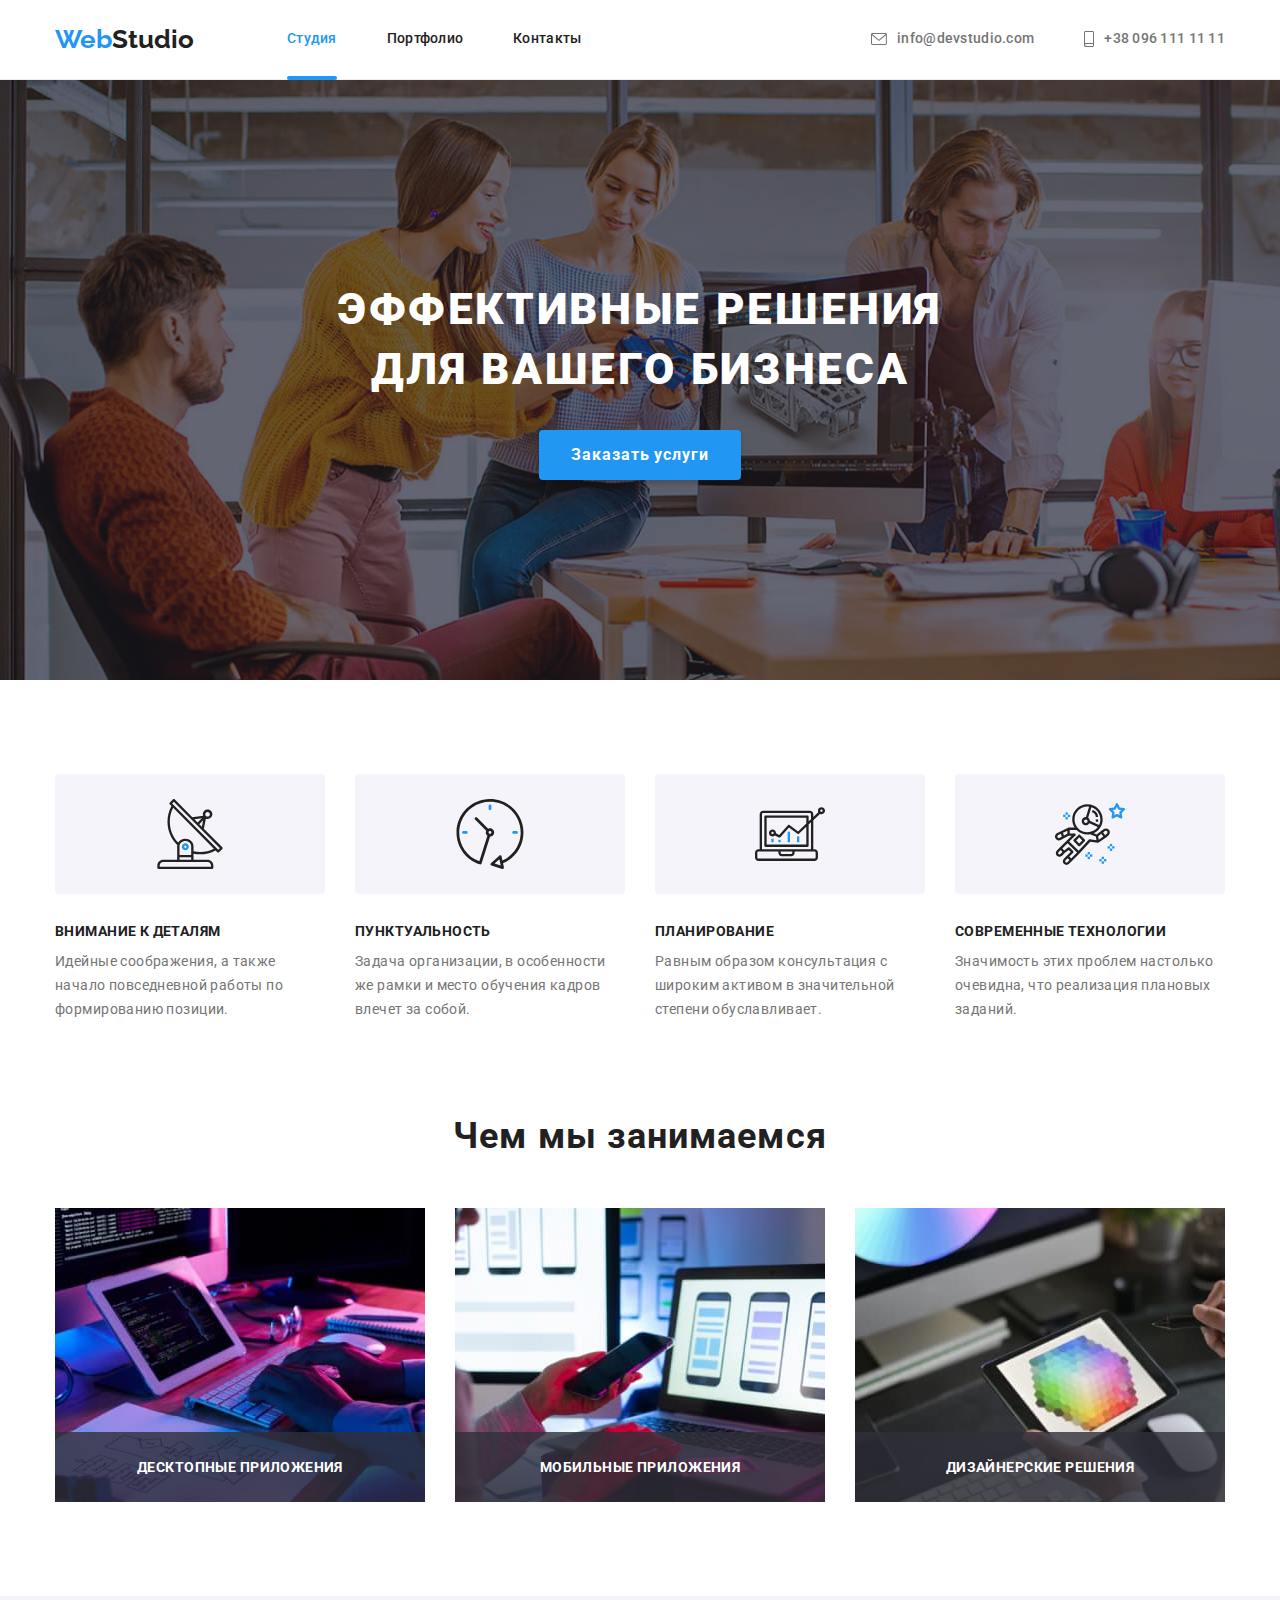
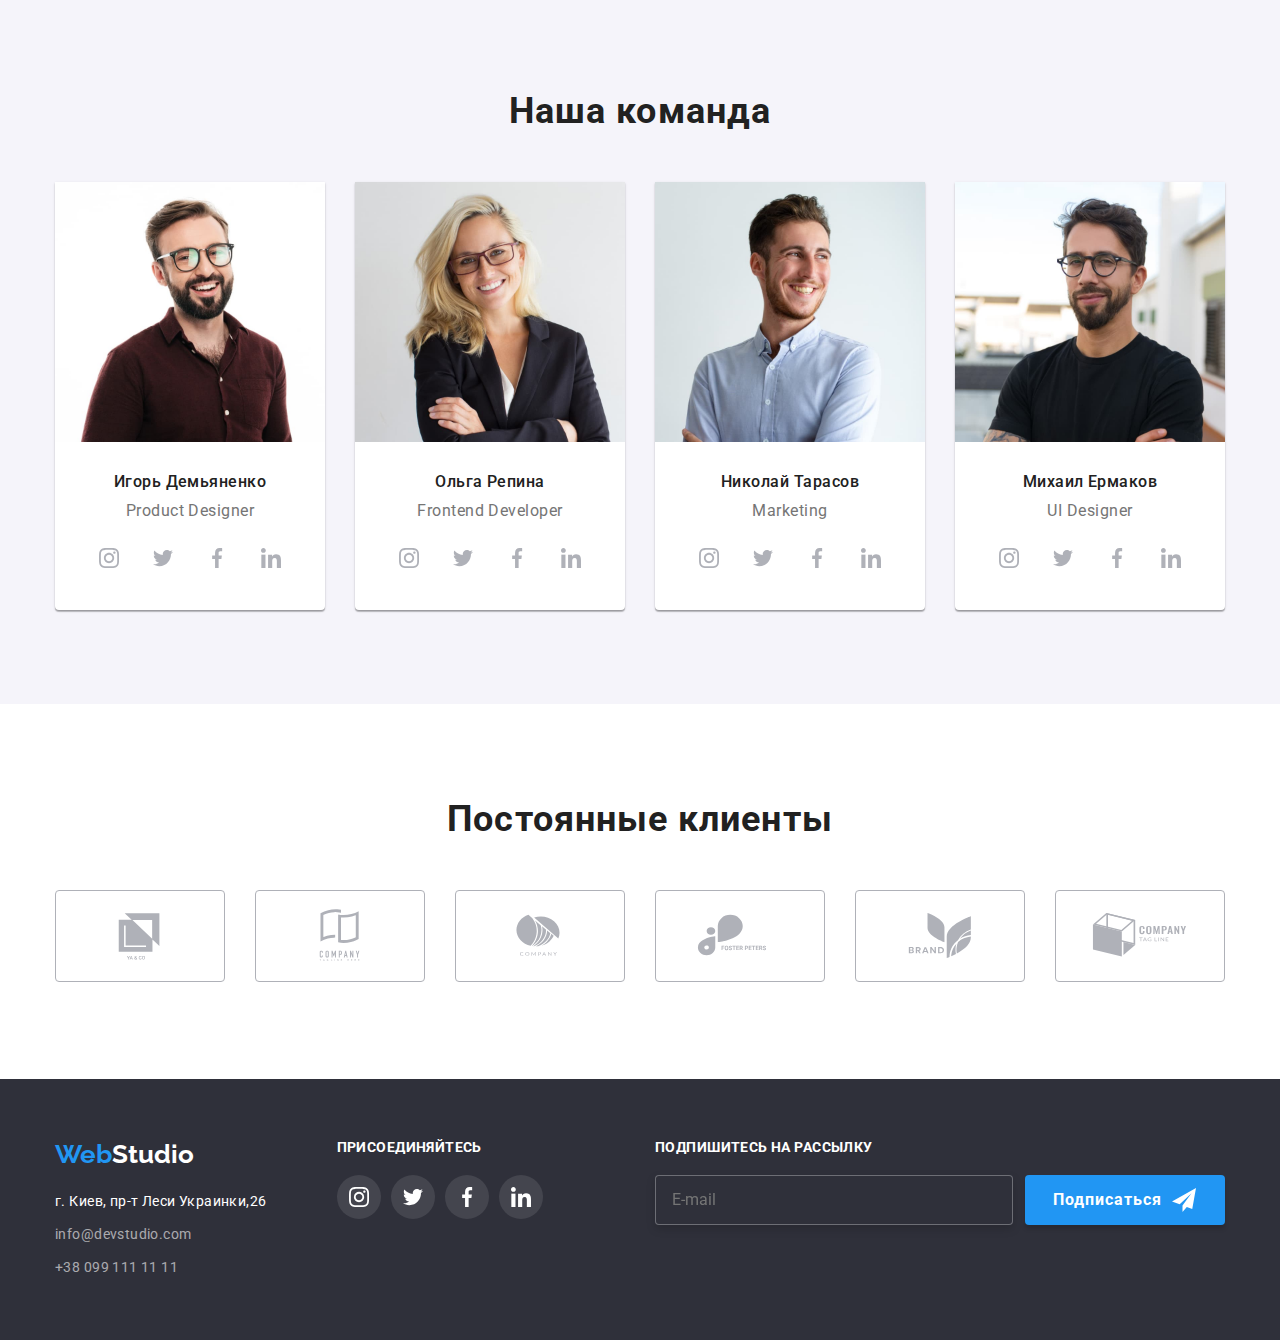
<file: index.html>
<!DOCTYPE html>
<html lang="ru">
<head>
    <meta charset="UTF-8">
    <meta http-equiv="X-UA-Compatible" content="IE=edge">
    <meta name="viewport" content="width=device-width, initial-scale=1.0">
    <title>Document</title>
    <link rel="preconnect" href="https://fonts.googleapis.com">
    <link rel="preconnect" href="https://fonts.gstatic.com" crossorigin>
    <link href="https://fonts.googleapis.com/css2?family=Raleway:wght@700&family=Roboto:wght@400;500;700;900&display=swap" rel="stylesheet">
    <link rel="stylesheet" href="https://cdn.jsdelivr.net/npm/modern-normalize@1.1.0/modern-normalize.min.css">
    <link rel="stylesheet" href="./css/styles.css" />
</head>
<body>
    <!-- Menu -->
    <header class="page-header">
        <div class="page-header-container container">
            <nav class="page-nav">
                <a class="logo logo-head link" href="index.html">Web<span class="logo-head-part2">Studio</span></a>
            
                <ul class="menu list">
                    <li class="menu-item">
                        <a class="menu-link link current" href="index.html">Студия</a>
                    </li>
                    <li class="menu-item">
                        <a class="menu-link link" href="portfolio.html">Портфолио</a>
                    </li>
                    <li class="menu-item">
                        <a class="menu-link link" href="">Контакты</a>
                    </li>
                </ul>
            </nav>
            <!-- Contacts -->
            <ul class="contacts-head list">
                <li class="contacts-item-head">
                    <a class="mail-link link" href="mailto:info@devstudio.com">
                        <svg class="mail-icon-head" width="16" height="12">
                            <use href="./images/sprite.svg#icon-envelope"></use>
                    </svg>info@devstudio.com</a>
                </li>
                <li class="contacts-item-head">
                    <a class="contact-phone-number link" href="tel:+380961111111">
                        <svg class="phone-icon-head" width="10" height="16">
                            <use href="./images/sprite.svg#icon-smartphone"></use>
                    </svg>+38 096 111 11 11</a>
                </li>
            </ul>
        </div>    
    </header>
    <main>
    <!-- Hero -->
        <section class="hero">
            <h1 class="hero-title">Эффективные решения <br> для вашего бизнеса</h1>
            <button class="service-btn"  type="button" data-modal-open>Заказать услуги</button>
        </section>
        <section class="section">
    <!-- Characteristic -->
    <div class="container">
        <ul class="characteristic list">
            <li class="characteristic-item">
                <div class="characteristic-item-icon-back">
                    <svg class="characteristic-item-icon" width="70" height="70">
                        <use href="./images/sprite.svg#icon-antenna"></use>
                </svg>
                </div>
                <h3 class="characteristic-title ">Внимание к деталям</h3>
                <p class="characteristic-subtitle ">Идейные соображения, а также начало повседневной работы по формированию позиции.</p>
            </li>
            <li class="characteristic-item">
                <div class="characteristic-item-icon-back">
                    <svg class="characteristic-item-icon" width="70" height="70">
                        <use href="./images/sprite.svg#icon-clock"></use>
                </svg>
                </div>
                <h3 class="characteristic-title ">Пунктуальность</h3>
                <p class="characteristic-subtitle ">Задача организации, в особенности же рамки и место обучения кадров влечет за собой.</p>
            </li>
            <li class="characteristic-item">
                <div class="characteristic-item-icon-back">
                    <svg class="characteristic-item-icon" width="70" height="70">
                            <use href="./images/sprite.svg#icon-diagram"></use>
                    </svg>
                </div>
                <h3 class="characteristic-title ">Планирование</h3>
                <p class="characteristic-subtitle ">Равным образом консультация с широким активом в значительной степени обуславливает.</p>
            </li>
            <li class="characteristic-item">
                <div class="characteristic-item-icon-back">
                    <svg class="characteristic-item-icon" width="70" height="70">
                        <use href="./images/sprite.svg#icon-astronaut"></use>
                </svg>
                </div>
                <h3 class="characteristic-title ">Современные технологии</h3>
                <p class="characteristic-subtitle ">Значимость этих проблем настолько очевидна, что реализация плановых заданий.</p>
            </li>
        </ul>
    </div>
        </section>
    <!-- Service -->
        <section class="service">
            <div class="container ">
            <h2 class="service-title">Чем мы занимаемся</h2>
            <ul class="list service-flex">
                <li>
                    <a class="service-link" href="">
                        <img src="./images/service/box1.jpg" alt="наши услуги" width="370" height="294" />
                        <p class="service-type">Десктопные приложения</p>
                    </a>
                </li>
                <li>
                    <a class="service-link" href="">
                        <img src="./images/service/box2.jpg" alt="наши услуги" width="370" height="294" />
                        <p class="service-type">Мобильные приложения</p>
                    </a>
                </li>
                <li>
                    <a class="service-link" href="">
                        <img src="./images/service/box3.jpg" alt="наши услуги" width="370" height="294" />
                        <p class="service-type">Дизайнерские решения</p>
                    </a>
                </li>
            </ul>
        </div>
        </section>
        <section class="team">
    <!-- Team -->
    <div class="container">
            <h2 class="team-title" >Наша команда</h2>
            <ul class="team-members list team-flex ">
                <li class="team-card">
                    <img src="./images/team/jpg/card1.jpg"
                    alt="team-member"
                    width="270"
                    height="260"/>
                    <div class="team-subtitle">
                    <h3 class="team-members-name">Игорь Демьяненко</h3>
                    <p class="team-members-position">Product Designer</p>
                    <ul class="social-list list">
                        <li class="social-list-item">
                        <a href=""class="social-list-link">
                            <svg class="socail-list-icon" width="20" height="20">
                            <use href="./images/sprite.svg#icon-instagram"></use>
                            </svg>
                        </a>
                        </li>
                        <li class="social-list-item">
                        <a href=""class="social-list-link">
                            <svg class="socail-list-icon" width="20" height="20">
                            <use href="./images/sprite.svg#icon-twitter"></use>
                            </svg>
                        </a>
                        </li>
                        <li class="social-list-item">
                        <a href="" class="social-list-link">
                            <svg class="socail-list-icon" width="20" height="20">
                            <use href="./images/sprite.svg#icon-facebook"></use>
                            </svg>
                        </a>
                        </li>
                        <li class="social-list-item">
                        <a href="" class="social-list-link">
                            <svg class="socail-list-icon" width="20" height="20">
                            <use href="./images/sprite.svg#icon-linkedin"></use>
                            </svg>
                        </a>
                        </li>
                    </ul>
                    </div>
                </li>
                <li class="team-card">
                    <img src="./images/team/jpg/card2.jpg" 
                    alt="team-member" 
                    width="270" 
                    height="260" />
                    <div class="team-subtitle">
                    <h3 class="team-members-name">Ольга Репина</h3>
                    <p class="team-members-position">Frontend Developer</p>
                    <ul class="social-list list">
                        <li class="social-list-item">
                        <a href=""class="social-list-link">
                            <svg class="socail-list-icon" width="20" height="20">
                            <use href="./images/sprite.svg#icon-instagram"></use>
                            </svg>
                        </a>
                        </li>
                        <li class="social-list-item">
                        <a href=""class="social-list-link">
                            <svg class="socail-list-icon" width="20" height="20">
                            <use href="./images/sprite.svg#icon-twitter"></use>
                            </svg>
                        </a>
                        </li>
                        <li class="social-list-item">
                        <a href="" class="social-list-link">
                            <svg class="socail-list-icon" width="20" height="20">
                            <use href="./images/sprite.svg#icon-facebook"></use>
                            </svg>
                        </a>
                        </li>
                        <li class="social-list-item">
                        <a href="" class="social-list-link">
                            <svg class="socail-list-icon" width="20" height="20">
                            <use href="./images/sprite.svg#icon-linkedin"></use>
                            </svg>
                        </a>
                        </li>
                    </ul>
                    </div>
                </li>
                <li class="team-card">
                    <img src="./images/team/jpg/card3.jpg" 
                    alt="team-member" 
                    width="270" 
                    height="260" />
                    <div class="team-subtitle">
                    <h3 class="team-members-name">Николай Тарасов</h3>
                    <p class="team-members-position">Marketing</p>
                    <ul class="social-list list">
                        <li class="social-list-item">
                        <a href=""class="social-list-link">
                            <svg class="socail-list-icon" width="20" height="20">
                            <use href="./images/sprite.svg#icon-instagram"></use>
                            </svg>
                        </a>
                        </li>
                        <li class="social-list-item">
                        <a href=""class="social-list-link">
                            <svg class="socail-list-icon" width="20" height="20">
                            <use href="./images/sprite.svg#icon-twitter"></use>
                            </svg>
                        </a>
                        </li>
                        <li class="social-list-item">
                        <a href="" class="social-list-link">
                            <svg class="socail-list-icon" width="20" height="20">
                            <use href="./images/sprite.svg#icon-facebook"></use>
                            </svg>
                        </a>
                        </li>
                        <li class="social-list-item">
                        <a href="" class="social-list-link">
                            <svg class="socail-list-icon" width="20" height="20">
                            <use href="./images/sprite.svg#icon-linkedin"></use>
                            </svg>
                        </a>
                        </li>
                    </ul>
                    </div>
                </li>
                <li class="team-card">
                    <img src="./images/team/jpg/card4.jpg" 
                    alt="team-member" 
                    width="270" 
                    height="260" />
                    <div class="team-subtitle">
                    <h3 class="team-members-name">Михаил Ермаков</h3>
                    <p class="team-members-position">UI Designer</p>
                    <ul class="social-list list">
                        <li class="social-list-item">
                        <a href=""class="social-list-link">
                            <svg class="socail-list-icon" width="20" height="20">
                            <use href="./images/sprite.svg#icon-instagram"></use>
                            </svg>
                        </a>
                        </li>
                        <li class="social-list-item">
                        <a href=""class="social-list-link">
                            <svg class="socail-list-icon" width="20" height="20">
                            <use href="./images/sprite.svg#icon-twitter"></use>
                            </svg>
                        </a>
                        </li>
                        <li class="social-list-item">
                        <a href="" class="social-list-link">
                            <svg class="socail-list-icon" width="20" height="20">
                            <use href="./images/sprite.svg#icon-facebook"></use>
                            </svg>
                        </a>
                        </li>
                        <li class="social-list-item">
                        <a href="" class="social-list-link">
                            <svg class="socail-list-icon" width="20" height="20">
                            <use href="./images/sprite.svg#icon-linkedin"></use>
                            </svg>
                        </a>
                        </li>
                    </ul>
                    </div>
                </li>
            </ul>
            </div>
        </section>
        <section class="stable-clients">
            <div class="container">
                <h2 class="clients-title" >Постоянные клиенты</h2>
                <ul class="client-list list">
                    <li class="client-item">
                        <a href="" class="client-link">
                            <svg class="client-logo" width="106" height="60">
                            <use href="./images/sprite.svg#icon-Logo1"></use>
                            </svg>
                        </a>
                    </li>
                    <li class="client-item">
                        <a href="" class="client-link">
                            <svg class="client-logo" width="106" height="60">
                            <use href="./images/sprite.svg#icon-Logo2"></use>
                            </svg>
                        </a>
                    </li>
                    <li class="client-item">
                        <a href="" class="client-link">
                            <svg class="client-logo" width="106" height="60">
                            <use href="./images/sprite.svg#icon-Logo3"></use>
                            </svg>
                        </a>
                    </li>
                    <li class="client-item">
                        <a href="" class="client-link">
                            <svg class="client-logo" width="106" height="60">
                            <use href="./images/sprite.svg#icon-Logo4"></use>
                            </svg>
                        </a>
                    </li>
                    <li class="client-item">
                        <a href="" class="client-link">
                            <svg class="client-logo" width="106" height="60">
                            <use href="./images/sprite.svg#icon-Logo5"></use>
                            </svg>
                        </a>
                    </li>
                    <li class="client-item">
                        <a href="" class="client-link">
                            <svg class="client-logo" width="106" height="60">
                            <use href="./images/sprite.svg#icon-Logo6"></use>
                            </svg>
                        </a>
                    </li>
                </ul>
            </div>
        </section>
        </main>
    <!-- Footer -->
        <footer class="footer">
            <section class="container social-contacts-footer">
            <div class="contacts-box">
                <a class="logo-foot link logo-block" href="index.html">Web<span class="logo-foot-part2">Studio</span></a>
        <address>
            <ul class="contacts list contacts-item-blox ">
                <li class="contacts-item-footer">
                <a class="location link" href="https://goo.gl/maps/mKvSLheYpMvcwbhQ6" target="_blank" rel="noopener noreferrer">
                г. Киев, пр-т Леси Украинки,26
                </a>
                </li>
                <li class="contacts-item-footer">
                <a class="mail-link-footer link" href="mailto:info@devstudio.com">info@devstudio.com</a>
            </li>
        <li class="contacts-item-foter contacts-item-phone">
        <a class="contact-phone-number-footer link" href="tel:+380991111111">+38 099 111 11 11</a>
        </li>
                </ul>
            </div>
            <div class="social-box">
                <h3 class="social-list-footer-title">Присоединяйтесь</h3>
                        <ul class="social-list-footer list">
                        <li class="social-list-item-footer">
                        <a href=""class="social-list-link-footer">
                            <svg class="socail-list-icon-footer" width="20" height="20">
                            <use href="./images/sprite.svg#icon-instagram"></use>
                            </svg>
                        </a>
                        </li>
                        <li class="social-list-item-footer">
                        <a href=""class="social-list-link-footer">
                            <svg class="socail-list-icon-footer" width="20" height="20">
                            <use href="./images/sprite.svg#icon-twitter"></use>
                            </svg>
                        </a>
                        </li>
                        <li class="social-list-item-footer">
                        <a href="" class="social-list-link-footer">
                            <svg class="socail-list-icon-footer" width="20" height="20">
                            <use href="./images/sprite.svg#icon-facebook"></use>
                            </svg>
                        </a>
                        </li>
                        <li class="social-list-item-footer">
                        <a href="" class="social-list-link-footer">
                            <svg class="socail-list-icon-footer" width="20" height="20">
                            <use href="./images/sprite.svg#icon-linkedin"></use>
                            </svg>
                        </a>
                        </li>
                    </ul>
            </div>
            <div class="subscribe">
                <form class="subscribe-form">
                    <h3 class="subscribe-form-title">Подпишитесь на рассылку</h3>
                <div class="subscribe-items">
                    <input type="email"
                    name="user_email"                    
                    class="subscribe-form-mail"
                    required
                    pattern="([A-z0-9_.-]{1,})@([A-z0-9_.-]{1,}).([A-z]{2,8})"
                    placeholder="E-mail"
                    />
                    <button type="submit" class="subscribe-form-submit-btn">Подписаться 
                        <svg class="subscribe-form-input-icon" width="24" height="24">
                            <use href="./images/sprite.svg#icon-send"></use>
                            </svg>
                    </button>
                </div>
            </form>
            </div>
        </section>
            </address>
        
    </footer>
    <div class="backdrop is-hidden" data-modal> 
        <div class="modal">
        <button type="button" class="modal-close-btn" data-modal-close>
            <svg class="modal-close-btn-icon" width="18" height="18">
            <use href="./images/sprite.svg#icon-close-black"></use>
            </svg>
        </button>
        <form class="modal-form">
            <h2 class="modal-form-title">Оставьте свои данные, мы вам перезвоним</h2>
            <label class="modal-form-field">
            <span class="modal-form-input-desc"> Имя </span>
            <span class="modal-form-input-wrapper">
                <input
                type="text"
                name="user_name"
                class="modal-form-input"
                required
                pattern="[a-zA-Zа-яА-Я]+"
                minlength="2"
                />
                <span class="modal-form-input-icon">
                    <svg class="modal-form-input-icon-solid" width="18" height="18">
                        <use href="./images/sprite.svg#icon-person"></use>
                        </svg>
                </span>
            </span>
            </label>
            <label class="modal-form-field">
            <span class="modal-form-input-desc"> Телефон </span>
            <span class="modal-form-input-wrapper">
                <input
                type="tel"
                name="user_phone"
                class="modal-form-input"
                required
                pattern="[0-9]{3}-[0-9]{3}-[0-9]{2}-[0-9]{2}"
                title="xxx-xxx-xx-xx"
                />
                <span class="modal-form-input-icon">
                    <svg class="modal-form-input-icon-solid" width="18" height="18">
                        <use href="./images/sprite.svg#icon-phone"></use>
                        </svg>
                </span>
            </label>
            <label class="modal-form-field">
            <span class="modal-form-input-desc"> Почта </span>
            <span class="modal-form-input-wrapper">
                <input
                type="email"
                name="user_email"
                class="modal-form-input"
                required
                pattern="([A-z0-9_.-]{1,})@([A-z0-9_.-]{1,}).([A-z]{2,8})"
                />
            <span class="modal-form-input-icon">
                    <svg class="modal-form-input-icon-solid" width="18" height="18">
                        <use href="./images/sprite.svg#icon-email"></use>
                        </svg>
                </span>
                
            </label>
            <label class="modal-form-field">
            <span class="modal-form-input-desc"> Сообщение </span>
            <textarea
                name="user_message"
                class="modal-form-message"
                placeholder="Введите текст"
            ></textarea>
            </label>
            <input
            id="user-policy"
            type="checkbox"
            name="user_policy"
            class="modal-form-check visually-hidden"
            />
            <label for="user-policy" class="modal-form-check-desc">
            Соглашаюсь с рассылкой и принимаю&nbsp;<a class="modal-form-check-link" href="">Условия договора </a>
            </label>
            <button type="submit" class="modal-form-submit">Отправить</button>
        </form>
        </div>
    </div>

    <script src="./js/modal.js"></script>
    </body>
</html>
</file>
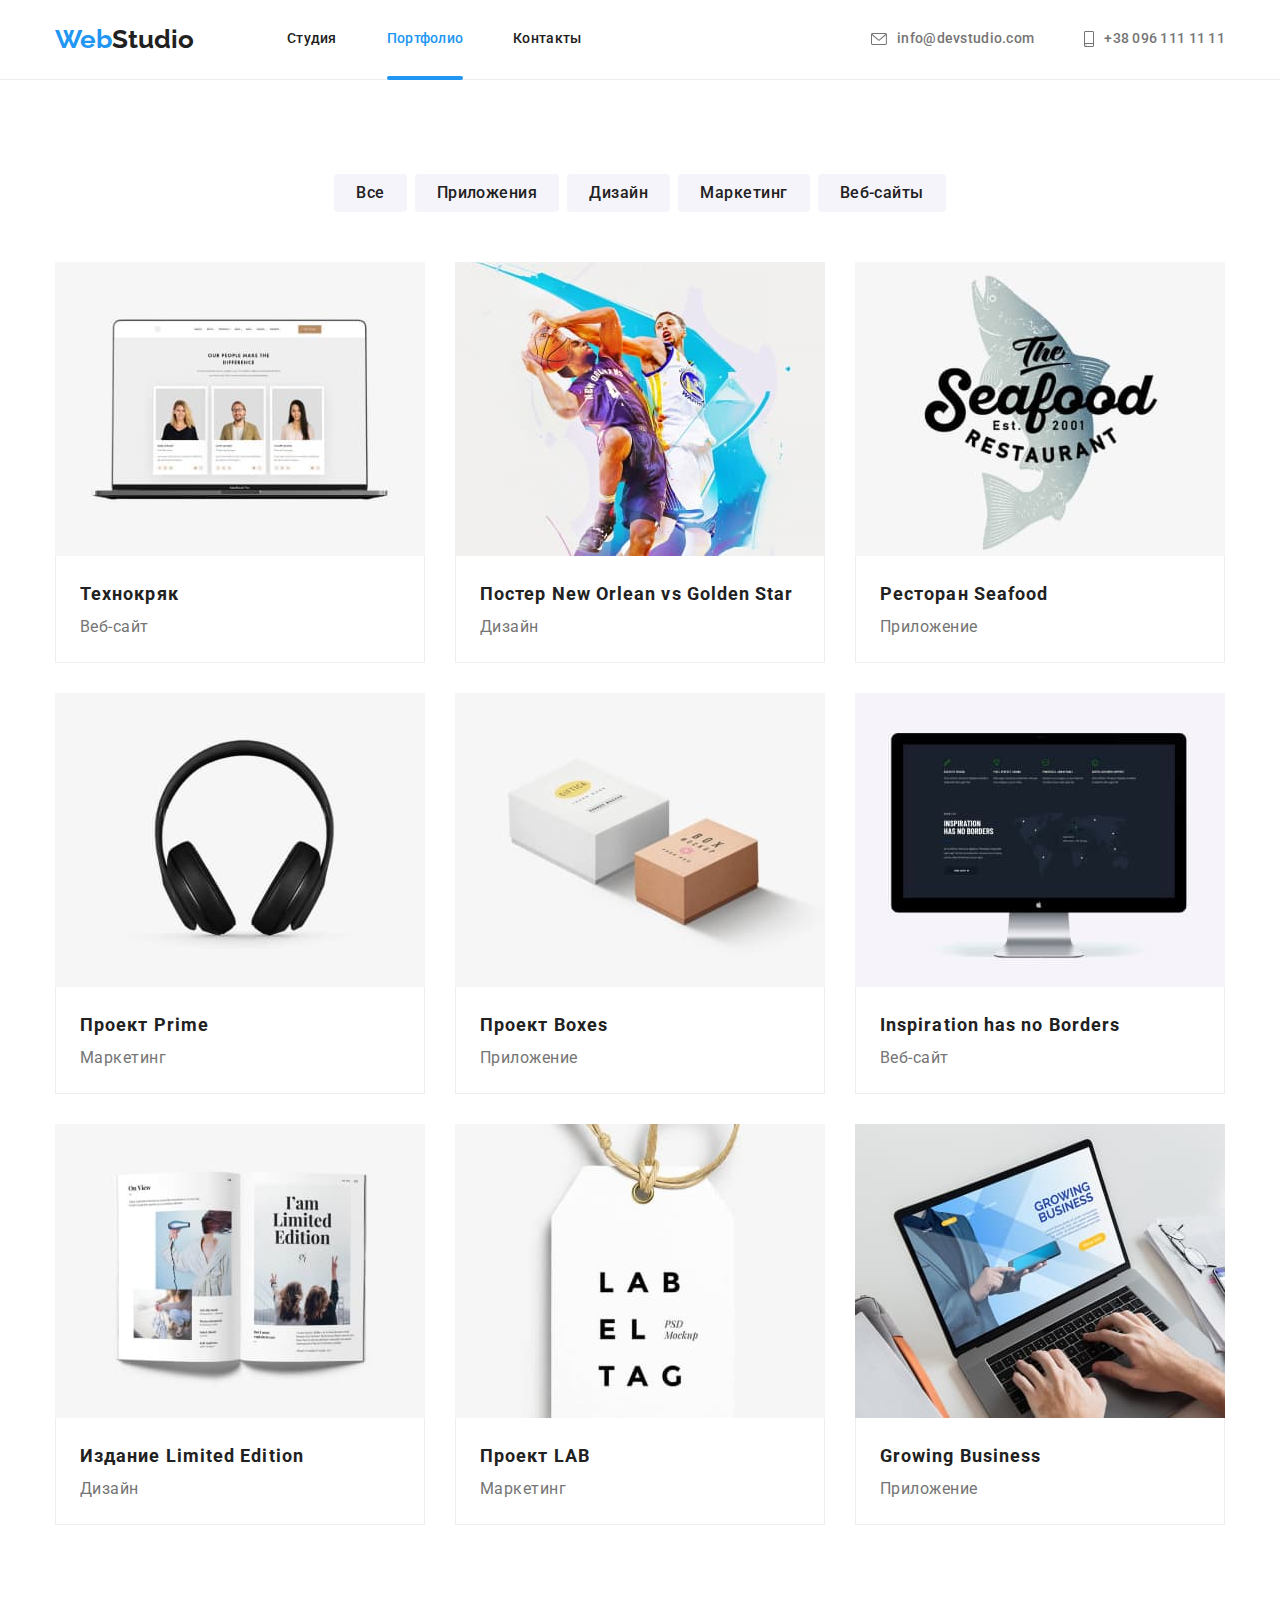
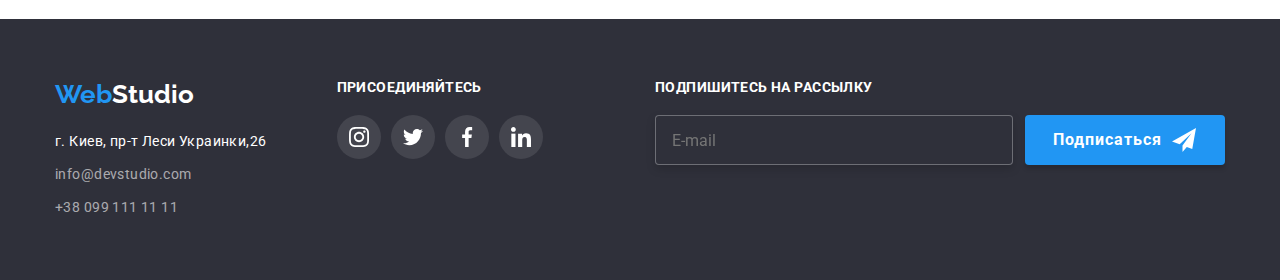
<file: portfolio.html>
<!DOCTYPE html>
<html lang="ru">
<head>
    <meta charset="UTF-8">
    <meta http-equiv="X-UA-Compatible" content="IE=edge">
    <meta name="viewport" content="width=device-width, initial-scale=1.0">
    <title>Document</title>
    <link rel="preconnect" href="https://fonts.googleapis.com">
    <link rel="preconnect" href="https://fonts.gstatic.com" crossorigin>
    <link href="https://fonts.googleapis.com/css2?family=Raleway:wght@700&family=Roboto:wght@400;500;700;900&display=swap" rel="stylesheet">
    <link rel="stylesheet" href="https://cdn.jsdelivr.net/npm/modern-normalize@1.1.0/modern-normalize.min.css">
    <link rel="stylesheet" href="./css/styles.css" />
</head>
<body>    
    <!-- Menu -->
    <header class="page-header">
        <div class="page-header-container container">
            <nav class="page-nav">
                <a class="logo logo-head link" href="index.html">Web<span class="logo-head-part2">Studio</span></a>
            
                <ul class="menu list">
                    <li class="menu-item">
                        <a class="menu-link link" href="index.html">Студия</a>
                    </li>
                    <li class="menu-item">
                        <a class="menu-link link current" href="portfolio.html">Портфолио</a>
                    </li>
                    <li class="menu-item">
                        <a class="menu-link link" href="">Контакты</a>
                    </li>
                </ul>
            </nav>
            <!-- Contacts -->
            <ul class="contacts-head list">
                <li class="contacts-item-head">
                    <a class="mail-link link" href="mailto:info@devstudio.com">
                        <svg class="mail-icon-head" width="16" height="12">
                            <use href="./images/sprite.svg#icon-envelope"></use>
                    </svg>info@devstudio.com</a>
                </li>
                <li class="contacts-item-head">
                    <a class="contact-phone-number link" href="tel:+380961111111">
                        <svg class="phone-icon-head" width="10" height="16">
                            <use href="./images/sprite.svg#icon-smartphone"></use>
                    </svg>+38 096 111 11 11</a>
                </li>
            </ul>
        </div>    
    </header>
        <main>
    <!-- Filters -->
        <section class="main-section">
            <div class="container">
            <ul class="list filters">
                <li class="filter"><button class="filter-btn" type="button">Все</button></li>
                <li class="filter"><button class="filter-btn" type="button">Приложения</button></li>
                <li class="filter"><button class="filter-btn" type="button">Дизайн</button></li>
                <li class="filter"><button class="filter-btn" type="button">Маркетинг</button></li>
                <li class="filter"><button class="filter-btn" type="button">Веб-сайты</button></li>
            </ul>
        
    <!-- Projects -->
                <ul class="list project-flex">
            <li class="project-card">
                <a class="poject-link link " href="">
                    <div class="project-link-img">
                        <img src="./images/projects/proect1.jpg" 
                    alt="techno-kryak" 
                    width="370" 
                    height="294" />
                    <p class="overlay">Ресурс предлагает комплексные предложения с разным уровнем функционала и сервисов. Все это позволит посетителю получить исчерпывающие сведения о компании или частном лице.</p>
                    </div>
                
                    <div class="project-inform">
                    <h1 class="projects-titles">Технокряк</h1>
                    <p class="projects-group">Веб-сайт</p>
                    </div>
                </a>
            </li>
            <li class="project-card">
                <a class="poject-link link" href="">
                    <div class="project-link-img">
                        <img src="./images/projects/proect2.jpg" 
                    alt="poster-new-orlean-vs-golden-state" 
                    width="370" 
                    height="294" />
                        <p class="overlay">Ресурс предлагает комплексные предложения с разным уровнем функционала и сервисов. Все это позволит посетителю получить исчерпывающие сведения о компании или частном лице.</p>
                    </div>
                    <div class="project-inform">
                    <h1 class="projects-titles">Постер New Orlean vs Golden Star</h1>
                    <p class="projects-group">Дизайн</p>
                    </div>
                </a>
            </li>
            <li class="project-card">
                <a class="poject-link link" href="">
                    <div class="project-link-img">
                        <img src="./images/projects/proect3.jpg" 
                alt="restaurant-sea-food" 
                width="370" 
                height="294" />
                        <p class="overlay">Ресурс предлагает комплексные предложения с разным уровнем функционала и сервисов. Все это позволит посетителю получить исчерпывающие сведения о компании или частном лице.</p>
                    </div>
                <div class="project-inform">
                    <h1 class="projects-titles">Ресторан Seafood</h1>
                    <p class="projects-group">Приложение</p>
                </div>
                </a>
                
            </li>
            <li class="project-card">
                <a class="poject-link link" href="">
                    <div class="project-link-img">
                        <img src="./images/projects/proect4.jpg" 
                alt="project-prime" 
                width="370" 
                height="294" />
                        <p class="overlay">Ресурс предлагает комплексные предложения с разным уровнем функционала и сервисов. Все это позволит посетителю получить исчерпывающие сведения о компании или частном лице.</p>
                    </div>
                <div class="project-inform">
                    <h1 class="projects-titles">Проект Prime</h1>
                    <p class="projects-group">Маркетинг</p>
                </div>
                </a>
            </li>
            <li class="project-card">
                <a class="poject-link link" href="">
                    <div class="project-link-img">
                        <img src="./images/projects/proect5.jpg" 
                alt="project-boxes" 
                width="370" 
                height="294" />
                        <p class="overlay">Ресурс предлагает комплексные предложения с разным уровнем функционала и сервисов. Все это позволит посетителю получить исчерпывающие сведения о компании или частном лице.</p>
                    </div>
                <div class="project-inform">
                    <h1 class="projects-titles">Проект Boxes</h1>
                    <p class="projects-group">Приложение</p>
                </div>
                </a>
            </li>
            <li class="project-card">
                <a class="poject-link link" href="">
                    <div class="project-link-img">
                        <img src="./images/projects/proect6.jpg" 
                alt="inspiration-has-no-borders" 
                width="370" 
                height="294" />
                        <p class="overlay">Ресурс предлагает комплексные предложения с разным уровнем функционала и сервисов. Все это позволит посетителю получить исчерпывающие сведения о компании или частном лице.</p>
                    </div>
                <div class="project-inform">
                    <h1 class="projects-titles">Inspiration has no Borders</h1>
                    <p class="projects-group">Веб-сайт</p>
                </div>
                </a>
            </li>
            <li class="project-card">
                <a class="poject-link link" href="">
                    <div class="project-link-img">
                        <img src="./images/projects/proect7.jpg" 
                alt="publish-limited-edition" 
                width="370" 
                height="294" />
                        <p class="overlay">Ресурс предлагает комплексные предложения с разным уровнем функционала и сервисов. Все это позволит посетителю получить исчерпывающие сведения о компании или частном лице.</p>
                    </div>
                <div class="project-inform">
                    <h1 class="projects-titles">Издание Limited Edition</h1>
                    <p class="projects-group">Дизайн</p>
                </div>
                </a>
            </li>
            <li class="project-card">
                <a class="poject-link link" href="">
                    <div class="project-link-img">
                        <img src="./images/projects/proect8.jpg" 
                alt="project-lab" 
                width="370" 
                height="294" />
                        <p class="overlay">Ресурс предлагает комплексные предложения с разным уровнем функционала и сервисов. Все это позволит посетителю получить исчерпывающие сведения о компании или частном лице.</p>
                    </div>
                    <div class="project-inform">
                    <h1 class="projects-titles">Проект LAB</h1>
                    <p class="projects-group">Маркетинг</p>
            </div>
                </a>
            </li>
            <li class="project-card">
                <a class="poject-link link" href="">
                    <div class="project-link-img">
                        <img src="./images/projects/proect9.jpg" 
                alt="growing-business" 
                width="370" 
                height="294" />
                        <p class="overlay">Ресурс предлагает комплексные предложения с разным уровнем функционала и сервисов. Все это позволит посетителю получить исчерпывающие сведения о компании или частном лице.</p>
                    </div>
                <div class="project-inform">
                    <h1 class="projects-titles">Growing Business</h1>
                    <p class="projects-group">Приложение</p>
                </div>
                </a>
            </li>
            </ul>
        </div>
        </section>
    </main>
    <!-- Footer -->
    <footer class="footer">
        <section class="container social-contacts-footer">
        <div class="contacts-box">
            <a class="logo-foot link logo-block" href="index.html">Web<span class="logo-foot-part2">Studio</span></a>
    <address>
        <ul class="contacts list contacts-item-blox ">
            <li class="contacts-item-footer">
            <a class="location link" href="https://goo.gl/maps/mKvSLheYpMvcwbhQ6" target="_blank" rel="noopener noreferrer">
            г. Киев, пр-т Леси Украинки,26
            </a>
            </li>
            <li class="contacts-item-footer">
            <a class="mail-link-footer link" href="mailto:info@devstudio.com">info@devstudio.com</a>
        </li>
    <li class="contacts-item-foter contacts-item-phone">
    <a class="contact-phone-number-footer link" href="tel:+380991111111">+38 099 111 11 11</a>
    </li>
            </ul>
        </div>
        <div class="social-box">
            <h3 class="social-list-footer-title">Присоединяйтесь</h3>
                    <ul class="social-list-footer list">
                    <li class="social-list-item-footer">
                    <a href=""class="social-list-link-footer">
                        <svg class="socail-list-icon-footer" width="20" height="20">
                        <use href="./images/sprite.svg#icon-instagram"></use>
                        </svg>
                    </a>
                    </li>
                    <li class="social-list-item-footer">
                    <a href=""class="social-list-link-footer">
                        <svg class="socail-list-icon-footer" width="20" height="20">
                        <use href="./images/sprite.svg#icon-twitter"></use>
                        </svg>
                    </a>
                    </li>
                    <li class="social-list-item-footer">
                    <a href="" class="social-list-link-footer">
                        <svg class="socail-list-icon-footer" width="20" height="20">
                        <use href="./images/sprite.svg#icon-facebook"></use>
                        </svg>
                    </a>
                    </li>
                    <li class="social-list-item-footer">
                    <a href="" class="social-list-link-footer">
                        <svg class="socail-list-icon-footer" width="20" height="20">
                        <use href="./images/sprite.svg#icon-linkedin"></use>
                        </svg>
                    </a>
                    </li>
                </ul>
        </div>
        <div class="subscribe">
            <form class="subscribe-form">
                <h3 class="subscribe-form-title">Подпишитесь на рассылку</h3>
            <div class="subscribe-items">
                <input type="email"
                name="user_email"                    
                class="subscribe-form-mail"
                required
                pattern="([A-z0-9_.-]{1,})@([A-z0-9_.-]{1,}).([A-z]{2,8})"
                placeholder="E-mail"
                />
                <button type="submit" class="subscribe-form-submit-btn">Подписаться 
                    <svg class="subscribe-form-input-icon" width="24" height="24">
                        <use href="./images/sprite.svg#icon-send"></use>
                        </svg>
                </button>
            </div>
        </form>
        </div>
    </section>
        </address>
    
</footer>
        </body>
</html>
</file>
<file: css/styles.css>
:root{
    --primary-font:'Roboto', sans-serif;
    --primary-text-color: #212121;
    --secondary-tex-color:#757575;
    --third-text-color:#2196F3;
    --transition-dur-and-func:250ms cubic-bezier(0.4, 0, 0.2, 1);
}

h1,
h2,
h3,
h4,
p {
    margin-top: 0;
    margin-bottom: 0;
}

ul,
ol {
    margin-top: 0;
    margin-bottom: 0;
    padding-left: 0;
}

img {
    display: block;
}

button {
    cursor: pointer;
}



.list {
    list-style: none;
}
.link {
    text-decoration: none;
}

    body {
        font-family:var(--primary-font);
            }
.container {
    width: 1200px;
    margin-left: auto;
    margin-right: auto;
    padding-left: 15px;
    padding-right: 15px;
}
.section{
    padding-top: 94px;
    padding-bottom: 94px;
}

.visually-hidden{
    position: absolute;
    width: 1px;
    height:1px;
    margin: -1px;
    padding: 0;
    overflow: hidden;
    border: 0;
    clip:rect(0 0 0 0);
}


/* -------------------------------HEADER-------------------------- */
.page-header {
    padding-top: 24px;
    padding-bottom: 24px;
    border-bottom: 1px solid #ECECEC;
    }
.page-header-container {
    display: flex;
    align-items: center;
    justify-content: space-between;
    }

    .page-nav {
    display: flex;
    align-items: center;
    }
    
    
.logo-head{
    font-family: 'Raleway', sans-serif;
    font-weight: 700;
    font-size: 26px;
    line-height: 1.19;
    color:var(--third-text-color);
    /* width: 145px;
    height: 31px;
    left: 215px;
    top: 24px; */
}
.logo-head-part2{
    color: var(--primary-text-color);
}

.logo {
    margin-right: 93px;
    }

/* --------------------------------Menu-nav------------------------ */
.menu{
    display: flex;
    align-items: center;
    /* gap: 50px; */
    }
.menu-item:not(:last-child){
    margin-right: 50px;
}

.menu-link{
    position: relative;
    display: block;
    font-weight: 500;
    font-size: 14px;
    line-height: 1.14;
    letter-spacing: 0.02em;
    color:var(--primary-text-color);
    cursor: pointer;
    transition: color var(--transition-dur-and-func);
    }

.current::after{
    position: absolute;
    /* display:block; */
    content: '';
    left: 0;
    bottom: 0;
    border-radius: 2px;
    width: 100%;
    height: 4px;
    background-color:var(--third-text-color);
    border-radius: 2px;
    transition: background-color var(--transition-dur-and-func);
    bottom:-33px;
}
.current{
    color:var(--third-text-color);
}
.menu-link.current:hover:after{
    background-color:var(--third-text-color);
}

.contacts-head{
    display: flex;
    align-items: center;

}


.menu-link:hover,
.menu-link:focus {
        color:var(--third-text-color);
}

.mail-link{
    /* position: absolute;
    width: 135px;
    height: 16px;
    top: 32px;
    left: 1078px; */
    margin-right: 50px;
    }
.contact-phone-number,.mail-link{
    font-weight: 500;
    font-size: 14px;
    line-height: 1.14;
    letter-spacing: 0.02em;
    color: var(--secondary-tex-color);
    transition: color var(--transition-dur-and-func);
}
/* .contact-phone-number{
    width: 122px;
    height: 16px;
    left: 1263px;
    top: 32px;
    position: absolute;
} */
.mail-link:hover,
.mail-link:focus,
.contact-phone-number:hover,
.contact-phone-number:focus{
        color:var(--third-text-color);
    }

    .mail-link{
        display: flex;
        justify-content: center;
    }
    .mail-icon-head{
        margin-right: 10px;
        align-self: center;
        fill:currentColor;
    }
.contact-phone-number{
    display: flex;
    justify-content: center;
}
.phone-icon-head{
    margin-right: 10px;
    margin-bottom: 0px;
    align-self: center;
    fill:currentColor;
}

/* ---------------------------------------HERO------------------------------- */
.hero{
    padding-top: 200px;
    padding-bottom: 200px;
    background-image: linear-gradient(rgba(47, 48, 58, 0.4), rgba(47, 48, 58, 0.4)),
    url('../images/hero/Img.jpg');
    background-size: cover;
    background-color: #C4C4C4;
    /* max-width: 1600px; */
    

    /* background-color: #2F303A; */
}
.hero-title{
    /* width: 696px;
    height: 120px;
    left: 452px;
    top: 280px;
    position: absolute; */

    font-weight: 900;
    font-size: 44px;
    line-height: 1.36;
    text-align: center;
    letter-spacing: 0.06em;
    text-transform: uppercase;
    color: #FFFFFF;
    display: flex;
    justify-content: center;
    align-items: center;
    max-width: 696px;
    margin-left: auto;
    margin-right: auto;
    margin-bottom: 30px;
}

.service-btn{
    font-family: inherit;
    font-weight: 700;
    font-size: 16px;
    line-height: 1.88;
    display: flex;
    align-items: center;
    text-align: center;
    letter-spacing: 0.06em;
    color:#FFFFFF;
    background: var(--third-text-color);
    border-radius: 4px;
    box-shadow: 0px 4px 4px rgba(0, 0, 0, 0.15);
    border: none;
    cursor: pointer;
    padding: 10px 32px 10px 32px;
    margin: auto;
    transition: color var(--transition-dur-and-func);
}
    


.service-btn:hover,
.service-btn:focus{
    background-color: #188CE8;
    /* background: linear-gradient(rgba(47, 48, 58, 0.4), rgba(47, 48, 58, 0.4));     */
    
}
/* -----------------------Characteristic-------------------------------------------*/
.characteristic{
    /* width: 270px; */
    display: flex;
    align-items: center;
    gap: 30px;
    
    /* margin: auto; */
    
}

.characteristic-item-icon-back{
    display: flex;
    justify-content: center;
    align-items: center;
    width: 270px;
    height: 120px;
    background-color: #F5F4FA;
    border-radius: 4px;
    margin-bottom: 30px;
}

.characteristic-item{
    width: 270px;
}

.characteristic-title{
    font-weight: 700;
    font-size: 14px;
    line-height: 1.14;
    letter-spacing: 0.03em;
    text-transform: uppercase;
    color: var(--primary-text-color);
    margin-bottom: 10px;
}
.characteristic-subtitle{
    font-size: 14px;
    line-height: 1.71;
    letter-spacing: 0.03em;
    color: var(--secondary-tex-color);
    letter-spacing: 0.03em;
    }
/* -----------------------------Service------------------------------------------ */
.service{
    padding-bottom: 94px;
}
.service-link{
    position:relative;
}
.service-type{
    position: absolute;
    display: flex;
    justify-content: center;
    align-items: center;
    font-family: 'Roboto';
    font-style: normal;
    font-weight: 700;
    font-size: 14px;
    line-height: 16px;
    text-align: center;
    letter-spacing: 0.03em;
    text-transform: uppercase;
    background:rgba(47, 48, 58, 0.8);
    color: #FFFFFF;
    bottom:0;
    width: 100%;
    height: 70px;
}
.service-flex{
    display: flex;
    flex-wrap: wrap;
    align-items: center;
    gap:30px;

}
.service-title{
    font-weight: 700;
    font-size: 36px;
    line-height: 1.17;
    text-align: center;
    letter-spacing: 0.03em;
    color: var(--primary-text-color);
    margin-bottom:50px ;

    }


/* ---------------------------Team------------------------------------------------ */
.social-list {
    display: flex;
    justify-content: center;
    gap: 10px;
}
.social-list-link {
    display: flex;
    justify-content: center;
    align-items: center;
    width: 44px;
    height: 44px;
    border-radius: 50%;
    background-color: #ffffff;
    transition: background-color var(--transition-dur-and-func);
}

.social-list-link:hover,
.social-list-link:focus {
    background-color: var(--third-text-color);
}

.socail-list-icon {
    fill:#AFB1B8;
    transition: fill var(--transition-dur-and-func);
}

.social-list-link:hover .socail-list-icon,
.social-list-link:focus .socail-list-icon {
    fill: #ffffff;
}
.team{
    background-color: #F5F4FA;
    padding-top: 94px;
    padding-bottom: 94px;
    margin-bottom: 94px;
    }
.team-flex{
    display: flex;
    align-items: center;
    /* flex-wrap: wrap; */
    gap: 30px;
}

/* .team-card {
    flex-basis: calc((100% - 80px) / 4);
} */
.team-title{
    font-weight: 700;
    font-size: 36px;
    line-height: 1.17;
    text-align: center;
    letter-spacing: 0.03em;
    color: var(--primary-text-color);
    margin-bottom:50px ;
}
.team-members-name{
    font-weight: 500;
    font-size: 16px;
    line-height: 1.19;
    text-align: center;
    letter-spacing: 0.03em;
    color:var(--primary-text-color);
    margin-bottom: 10px;
}
.team-card{
    background-color: #FFFFFF;
    box-shadow: 0px 1px 3px rgba(0, 0, 0, 0.12), 0px 1px 1px rgba(0, 0, 0, 0.14), 0px 2px 1px rgba(0, 0, 0, 0.2);
    border-radius: 0px 0px 4px 4px;
}
.team-members-position{
    font-size: 16px;
    line-height: 1.19;
    letter-spacing: 0.03em;
    color: var(--secondary-tex-color);
    text-align: center;
    margin-bottom: 16px;
    
}

.team-subtitle{
    padding-top: 30px;
    padding-bottom: 30px;
}
/* <<<<<<<<<<<<<<<<<<<<<<<<<<<<<<<<<     Clients       >>>>>>>>>>>>>>>>>>>>>>>>>>>> */
.client-list{
    display: flex;
    align-items: center;
    gap: 30px;
}
.stable-clients{
    padding-bottom: 97px;
}
.clients-title{
    font-weight: 700;
    font-size: 36px;
    line-height: 1.17;
    text-align: center;
    letter-spacing: 0.03em;
    color: var(--primary-text-color);
    margin-bottom:50px ;
}
.client-link{
    display: flex;
    align-items: center;
    justify-content: center;
    width: 170px;
    height: 92px;
    border: 1px solid #AFB1B8;
    border-radius: 4px;
}
.client-item{
    display: flex;
    align-items: center;
}
.client-logo{
    fill:#AFB1B8;
    transition: fill var(--transition-dur-and-func);
}
        
.client-item:hover .client-logo,
.client-item:focus .client-logo{
    fill:#2196F3;
    
}
.client-link:hover,
.client-link:focus {
    fill:#2196F3;
    border: 1px solid #2196F3;
    border-radius: 4px;
}
.client-link:hover .client-logo,
.client-link:focus .client-logo {
    fill:#2196F3;
}
/* .client:hover .client-link,
.client:focus .client-link{
    fill:#2196F3;
   } */


/* <<<<<<<<<<<<<<<<<<<<<<<<<<<<<<<<      PORTFOLIO     >>>>>>>>>>>>>>>>>>>>>>>>>>> */
.main-section{
    padding-top: 94px;
    padding-bottom: 94px;
}

/* -------------------------------------Filters----------------------------------- */
.filters{
    display: flex;
    align-items: center;
    gap:8px;
    justify-content: center;
    margin-bottom: 50px;
    }
/* .filter-btn:not(:last-child){
    margin-right: 8px;
} */
.filter:hover,
.filters:focus{
    box-shadow: 0px 3px 1px rgba(0, 0, 0, 0.1), 0px 1px 2px rgba(0, 0, 0, 0.08), 0px 2px 2px rgba(0, 0, 0, 0.12);
}
.filter-btn{
    font-family: inherit;
    font-size: 16px;
    line-height: 1.62;
    text-align: center;
    letter-spacing: 0.03em;
    font-weight: 500;
    color: var(--primary-text-color);
    cursor: pointer;
    /* position: absolute; */
    /* width: 128px;
    height: 38px;
    left: 576px;
    top: 174px; */
    background: #F5F4FA;
    border-radius: 4px;
    border: none;
    padding: 6px 22px 6px 22px;
    transition: background-color var(--transition-dur-and-func) , color var(--transition-dur-and-func) ;
}


.filter-btn:hover,
.filter-btn:focus{
    background: var(--third-text-color);
    color: #FFFFFF;
}

/* -------------------------------Projects----------------------------------------- */
.project-flex{
    display: flex;
    flex-wrap: wrap;
    gap: 30px;
    
}

/* .project-flex-element{
    width: 370px;
    margin-right: 30px;
} */
/* .project-flex-element:nth-child(3n){
    margin-right: 0;
} */
.project-card:hover,
.project-card:focus{
    box-shadow: 0px 1px 1px rgba(0, 0, 0, 0.12), 0px 4px 4px rgba(0, 0, 0, 0.06), 1px 4px 6px rgba(0, 0, 0, 0.16);
}
.projects-titles{
    font-size: 18px;
    line-height: 2;
    font-weight: 700;
    letter-spacing: 0.06em;
    color: var(--primary-text-color);
}
.projects-group{
    font-size: 16px;
    line-height: 1.88;
    letter-spacing: 0.03em;
    color: var(--secondary-tex-color);
}
.project-link{
        border: 1px solid #EEEEEE;;
}
/* .projects-titles:hover,
.projects-titles:focus{ */
.project-link{
    display: block;
    position: relative;
}
    .project-inform{

        border: 1px solid #EEEEEE;
        border-top: none;
        padding: 20px 24px 20px 24px;
    }
.project-link-img{
    position: relative;
    overflow: hidden;
}
    .overlay{
    position: absolute;
    font-family: 'Roboto';
    font-style: normal;
    font-weight: 400;
    font-size: 18px;
    line-height: 28px;
    top: 0;
    left: 0;
    width: 100%;
    height: 100%;
    overflow-y: auto;
    transform: translate(0, 100%);
    transition: transform var(--transition-dur-and-func);
    letter-spacing: 0.03em;
    color: #FFFFFF;
    background: rgba(33, 150, 243, 0.9);
    padding: 63px 24px 63px 24px;
    }
.poject-link:hover .overlay,
.poject-link:focus .overlay {
    transform: translate(0, 0);
}


/* ----------------------------FOOTER--------------------------------------------- */
.footer{
    position: relative;
    padding-top: 60px;
    padding-bottom: 60px;
}

.logo-foot{
    font-family: 'Raleway', sans-serif;
    font-weight: 700;
    font-size: 26px;
    line-height: 1.19;
    color:var(--third-text-color);
    }


.logo-foot-part2{
    color:white;
}
.footer{
    position: relative;
    background-color: #2F303A;
}


.logo-block{
    display: block;
    padding-bottom: 20px;
}

.contacts-item-box{
    display: block;

}
.location{
    font-weight: 400;
    font-size: 14px;
    line-height: 1.71;
    letter-spacing: 0.03em;
    color: #FFFFFF;
    font-style: normal;
    margin-bottom: 9px;
    transition: color var(--transition-dur-and-func);
}
.location:hover,
.location:focus{
    color: var(--third-text-color);
}
.mail-link-footer, .contact-phone-number-footer{
    font-weight: 400;
    font-size: 14px;
    line-height: 1.71;
    color: rgba(255, 255, 255, 0.6);
    letter-spacing: 0.03em;
    font-style: normal;
    transition: color var(--transition-dur-and-func);
    }

.contacts-item-footer{
    margin-bottom: 9px;
}
.contacts-item-phone{
    margin-bottom: 0px;
}

.mail-link-footer:hover,
.mail-link-footer:focus,
.contact-phone-number-footer:hover,
.contact-phone-number-footer:focus{
    color:var(--third-text-color);
}

.social-list-footer-title{
    font-family: 'Roboto';
    font-weight: 700;
    font-size: 14px;
    line-height: 16px;
    letter-spacing: 0.03em;
    text-transform: uppercase;
    font-style: normal;
    margin-bottom: 20px;

color: #FFFFFF;
}
.social-list-footer {
    display: flex;
    /* justify-content: center; */
    gap: 10px;
}
.social-list-link-footer {
    display: flex;
    justify-content: center;
    align-items: center;
    width: 44px;
    height: 44px;
    border-radius: 50%;
    background-color: rgba(255, 255, 255, 0.1);
    transition: background-color var(--transition-dur-and-func);
}

.social-list-link-footer:hover,
.social-list-link-footer:focus {
    background-color: var(--third-text-color);
}

.socail-list-icon-footer {
    fill: #ffffff;
}

.social-list-link-footer:hover .socail-list-icon,
.social-list-link-footer:focus .socail-list-icon {
    fill: #ffffff;
}
.social-contacts-footer{
    display: flex;
    gap:70px;
}

.subscribe{
    margin-left: auto;
}

.subscribe-form{
    /* position: absolute; */
    /* margin-left: auto; */
    
}
.subscribe-form-title{
    font-family: 'Roboto';
    font-weight: 700;
    font-size: 14px;
    line-height: 16px;
    letter-spacing: 0.03em;
    text-transform: uppercase;
    font-style: normal;
    color: #FFFFFF;
    margin-bottom: 20px;
}
.subscribe-form-mail{
    /* position: absolute; */
    width: 358px;
    height: 50px;
    border: 1px solid rgba(255, 255, 255, 0.3);
    filter: drop-shadow(0px 4px 4px rgba(0, 0, 0, 0.15));
    border-radius: 4px;
    margin-right: 12px;
    padding-left: 16px;
    background-color: #2F303A;
    color:#ffffff ;
    transition: border-color var(--transition-dur-and-func);
    
}
.subscribe-form-mail:hover,
.subscribe-form-mail:focus{
    border-color: var(--third-text-color);
}
.subscribe-items{
    display: flex;
    
}
.subscribe-form-btn{
    display: flex;
    outline: none;
}
.subscribe-form-submit-btn{
    /* position: absolute; */
    width: 200px;
    height: 50px;
    left: 1185px;
    background: #2196F3;
    box-shadow: 0px 4px 4px rgba(0, 0, 0, 0.15);
    border-radius: 4px;
    font-family: 'Roboto';
    font-style: normal;
    font-weight: 700;
    font-size: 16px;
    line-height: 30px;
    display: flex;
    align-items: center;
    text-align: center;
    letter-spacing: 0.06em;
    color: #FFFFFF;
    padding: 10px 28px;
    transition: background var(--transition-dur-and-func), color var(--transition-dur-and-func);
    outline: none;
    border:none;
}
.subscribe-form-submit-btn:hover,
.subscribe-form-submit-btn:focus{
    background:#ffffff;
    color: #2196F3;
    outline: none;
}
.subscribe-form-submit-btn:hover .subscribe-form-input-icon,
.subscribe-form-submit-btn:focus .subscribe-form-input-icon{
    fill:#2196F3;
}

.subscribe-form-input-icon{
    margin-left: 10px;
        fill: #FFFFFF;
        transition: fill var(--transition-dur-and-func);

}


/* -------------------------------- MODAL-WINDOW ----------------------------- */

.backdrop {
    position: fixed;
    top: 0;
    left: 0;
    z-index: 100;
    width: 100%;
    height: 100%;
    background-color: rgba(0, 0, 0, 0.2);
    transition: opacity var(--transition-dur-and-func), visibility var(--transition-dur-and-func);
}

.backdrop.is-hidden {
    opacity: 0;
    visibility: hidden;
    pointer-events: none;
}
.modal {
    position: absolute;
    top: 50%;
    left: 50%;
    transform: translate(-50%, -50%);
    width: 528px;
    /* height: 580px; */
    background-color: rgb(255, 255, 255);
    box-shadow: 0px 1px 3px rgba(0, 0, 0, 0.12), 0px 1px 1px rgba(0, 0, 0, 0.14), 0px 2px 1px rgba(0, 0, 0, 0.2);
    border-radius: 4px;
    
}

.modal-close-btn {
    position: absolute;
    top: 8px;
    right: 8px;
    display: flex;
    justify-content: center;
    align-items: center;
    width: 30px;
    height: 30px;
    border-radius: 50%;
    background-color: transparent;
    border:1px solid rgba(0, 0, 0, 0.1);;
    padding: 0;
    transition: border-color var(--transition-dur-and-func);
}
.modal-close-btn:hover,
.modal-close-btn:focus {
    border-color: var(--third-text-color);
}

.modal-close-btn-icon {
    transition: fill var(--transition-dur-and-func);
}

.modal-close-btn:hover .modal-close-btn-icon,
.modal-close-btn:focus .modal-close-btn-icon {
    fill: var(--third-text-color);
}
  /* ------------------------------- /MODAL FORM ------------------------- */
.modal-form {
    display: flex;
    flex-direction: column;
    padding:40px;
}
.modal-form-title{
    font-family: 'Roboto';
    font-style: normal;
    font-weight: 700;
    line-height: 23px;
    text-align: center;
    letter-spacing: 0.03em;
    font-size: 20px;
    color: #212121;
    margin-bottom: 12px;
}

.modal-form-field {
    margin-bottom: 16px;
    
}

.modal-form-input-desc {
    display: block;
    font-family: 'Roboto';
    font-style: normal;
    font-weight: 400;
    font-size: 12px;
    line-height: 14px;
    letter-spacing: 0.01em;
    line-height: 1.2;
    margin-bottom: 8px;
    color: #757575;
}

.modal-form-input-wrapper {
    display: block;
    position: relative;
}

.modal-form-input {
    width: 100%;
    height: 40px;
    border-radius: 4px;
    border: 1px solid rgba(33, 33, 33, 0.2);
    padding-left: 42px;
    transition: border-color var(--transition-dur-and-func);
}

.modal-form-input:focus {
    outline: none;
    border-color: var(--third-text-color);
}

.modal-form-input-icon {
    position: absolute;
    top: 50%;
    left: 12px;
    transform: translateY(-50%);
    display: block;
    width: 18px;
    height: 18px;
    fill: #212121;
    transition: fill var(--transition-dur-and-func);
}
/* .modal-form-input-icon-solid{
    fill: #212121;
} */
.modal-form-input:focus + .modal-form-input-icon {
    fill: var(--third-text-color);
}

.modal-form-message {
    width: 100%;
    height: 120px;
    padding: 10px 16px;
    resize: none;
    border-radius: 4px;
    border: 1px solid rgba(33, 33, 33, 0.2);
    border-radius: 4px;
    transition: border-color var(--transition-dur-and-func);
}

.modal-form-message::placeholder {
    font-family: 'Roboto';
    font-style: normal;
    font-weight: 400;
    font-size: 12px;
    line-height: 14px;
    letter-spacing: 0.01em;
    color: rgba(117, 117, 117, 0.5);
    /* text-transform: uppercase; */
}

.modal-form-message:focus {
    outline: none;
    border-color: var(--third-text-color);
}

.modal-form-check-desc {
    display: flex;
    align-items: center;
    text-align: center;
    font-family: 'Roboto';
    font-style: normal;
    font-weight: 400;
    font-size: 14px;
    line-height: 24px;
    letter-spacing: 0.03em;
    margin-bottom: 30px;
    margin-left: auto;
    margin-right: auto;
    color: #757575;
    transition: border-color var(--transition-dur-and-func), outline var(--transition-dur-and-func);
    }

    .modal-form-check:focus + .modal-form-check-desc::before{
        border-color: var(--third-text-color);
        outline: none;

    }
.modal-form-check-desc::before {
    display: block;
    width: 16px;
    height: 15px;
    background-repeat: no-repeat;
    /* background-size:16px 15px ; */
    border: 1px solid #212121;
    content: '';
    cursor: pointer;
    border-radius: 2px;
    margin-right: 10px;
    filter: drop-shadow(0px 4px 4px rgba(0, 0, 0, 0.25));
    transition: background-color var(--transition-dur-and-func), background-position var(--transition-dur-and-func), background-color var(--transition-dur-and-func), outline var(--transition-dur-and-func);
}

.modal-form-check:checked + .modal-form-check-desc::before {
    background-image:url('../images/svg/check.svg');
    background-position: 50% 50%;
    background-color: #2196F3;
    }

.modal-form-check:focus + .modal-form-check-desc::before {
    outline: 1px solid var(--third-text-color);
}

.modal-form-check-link{
    color: var(--third-text-color);
    transition: color var(--transition-dur-and-func)
}
.modal-form-check-link:hover,
.modal-form-check-link:focus{
color:#188CE8;
}
.modal-form-submit {
    font-family: 'Roboto';
    font-weight: 700;
    font-size: 16px;
    /* display: flex; */
    align-items: center;
    text-align: center;
    letter-spacing: 0.06em;
    /* min-width: 160px; */
    /* position: absolute; */
    width: 200px;
    height: 50px;
    left: 700px;
    top: 712px;
    padding-top: 12px;
    padding-bottom: 12px;
    padding-left: 10px;
    padding-right: 10px;
    /* margin-bottom: 43px; */
    margin-left: auto;
    margin-right: auto;
    border: 1px solid #2196F3;
    box-shadow: 0px 4px 4px rgba(0, 0, 0, 0.15);
    border-radius: 4px;
    background-color: #2196F3;
    transition: color var(--transition-dur-and-func), background-color var(--transition-dur-and-func);
    color: #ffffff;
    
}

.modal-form-submit:hover,
.modal-form-submit:focus {
    background-color: #188CE8;
    color: #ffffff;
}
  /* ------------------------------- /MODAL FORM ------------------------- */
</file>
